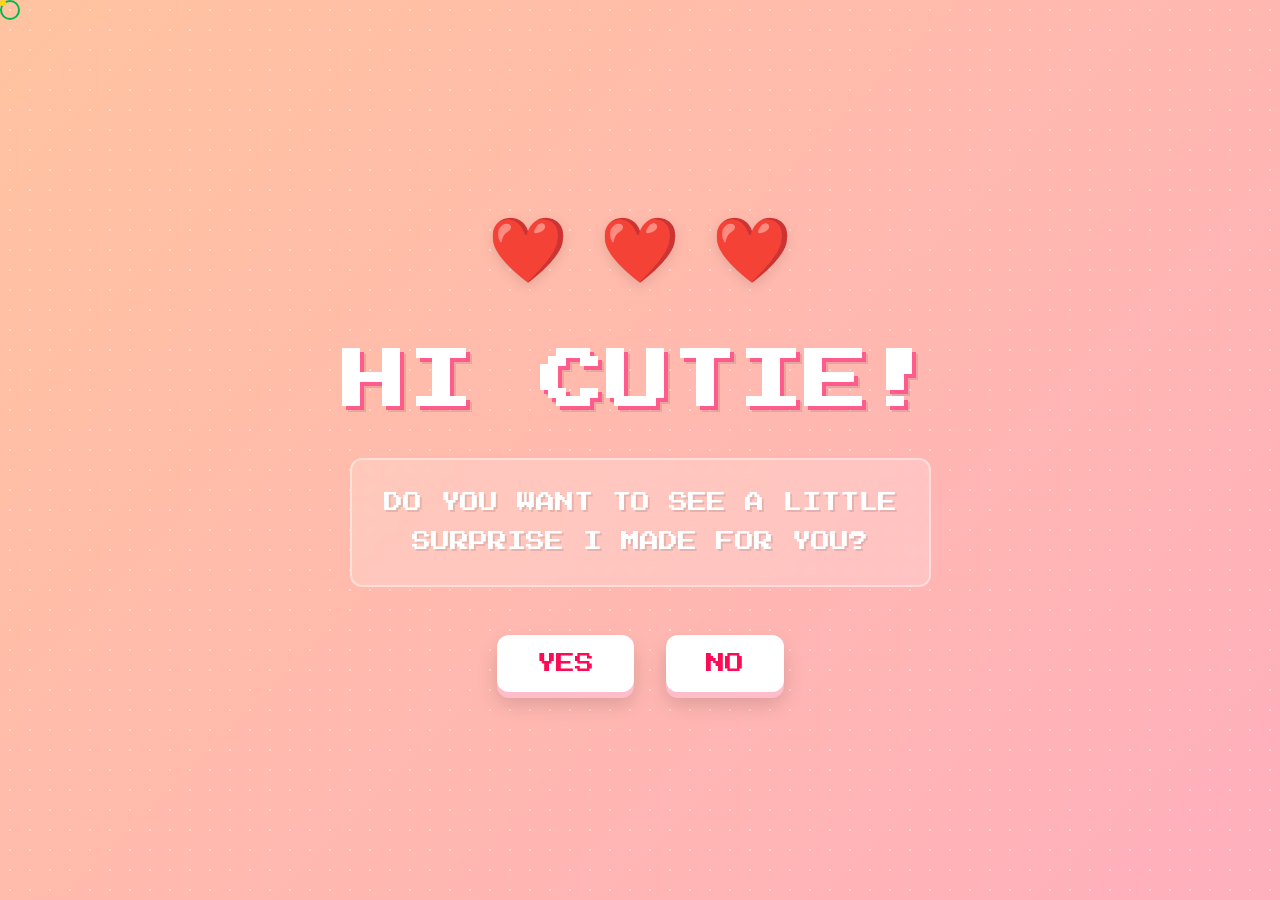
<file: index.html>
<!DOCTYPE html>
<html lang="en">
<head>
    <meta charset="UTF-8">
    <meta name="viewport" content="width=device-width, initial-scale=1.0">
    <title>Our Magical 2nd Month</title>
    <link rel="stylesheet" href="style.css">
    <link rel="icon" href="data:image/svg+xml,<svg xmlns=%22http://www.w3.org/2000/svg%22 viewBox=%220 0 100 100%22><text y=%22.9em%22 font-size=%2290%22>✨</text></svg>">
</head>
<body>

    <!-- Custom Cursor -->
    <div class="cursor"></div>
    <div class="cursor-dot"></div>

    <!-- Entrance Overlay -->
    <div id="entrance-overlay">
        <div class="pixel-intro">
            <div class="hearts">
                <div class="heart">❤️</div>
                <div class="heart">❤️</div>
                <div class="heart">❤️</div>
            </div>
            <h1>HI CUTIE!</h1>
            <div class="msg">DO YOU WANT TO SEE A LITTLE<br> SURPRISE I MADE FOR YOU?</div>
            <div class="actions">
                <button class="pixel-btn" id="yes-btn">Yes</button>
                <button class="pixel-btn" id="no-btn">No</button>
            </div>
        </div>
    </div>

    <!-- Background Layers -->
    <div class="stars"></div>
    <div class="floating-elements"></div>

    <script src="script.js"></script>
</body>
</html>
</file>
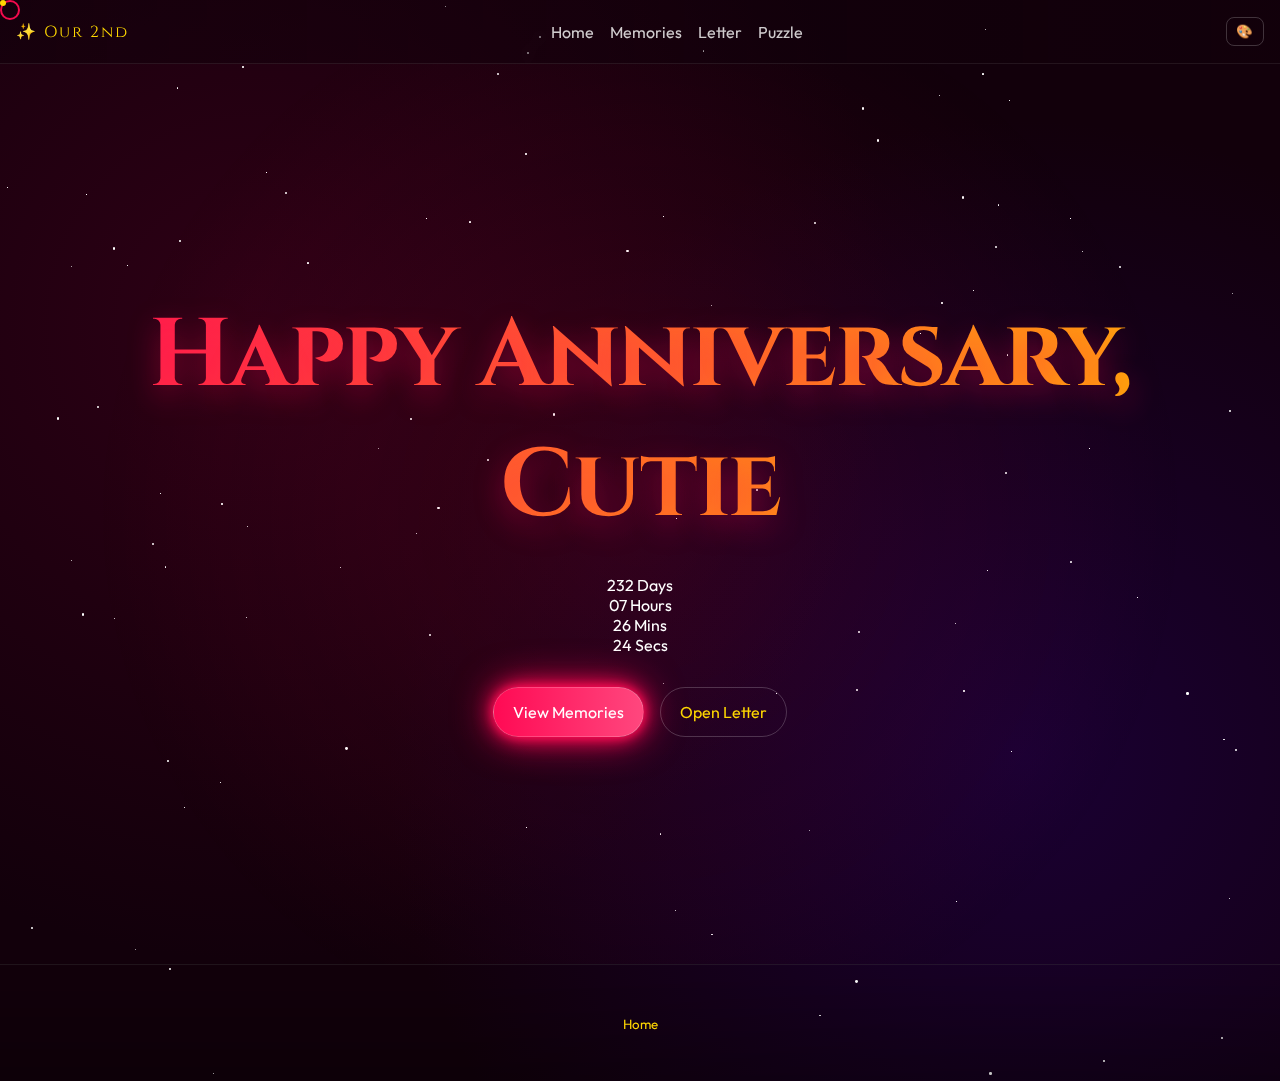
<file: home.html>
<!DOCTYPE html>
<html lang="en">
<head>
  <meta charset="UTF-8" />
  <meta name="viewport" content="width=device-width, initial-scale=1.0" />
  <title>Home • Our Magical 2nd Month</title>
  <link rel="stylesheet" href="style.css" />
  <link rel="icon" href="data:image/svg+xml,<svg xmlns=%22http://www.w3.org/2000/svg%22 viewBox=%220 0 100 100%22><text y=%22.9em%22 font-size=%2290%22>✨</text></svg>">
</head>
<body>
  <!-- Custom Cursor -->
  <div class="cursor"></div>
  <div class="cursor-dot"></div>

  <!-- Background Layers -->
  <div class="stars"></div>
  <div class="floating-elements"></div>

  <div class="container">
    <!-- Hero Section Only -->
    <section class="hero" id="hero">
      <div class="hero-text">
        <h1>Happy Anniversary, Cutie</h1>
        <p id="typed-text"></p>
        
        <!-- Real-Time Relationship Timer -->
        <div id="love-timer" class="love-timer">
          <div class="time-unit">
             <span id="days">00</span>
             <label>Days</label>
          </div>
          <div class="time-unit">
             <span id="hours">00</span>
             <label>Hours</label>
          </div>
          <div class="time-unit">
             <span id="minutes">00</span>
             <label>Mins</label>
          </div>
          <div class="time-unit">
             <span id="seconds">00</span>
             <label>Secs</label>
          </div>
        </div>
      </div>
    </section>
    <!-- QR Code Section -->
    <div style="position: absolute; bottom: 20px; left: 0; width: 100%; text-align: center; z-index: 100; animation: fadeIn 3s 2s forwards; opacity: 0;">
      <p style="color: rgba(255,255,255,0.6); font-size: 0.8rem; margin-bottom: 0.5rem; letter-spacing: 1px;">SCAN ME</p>
      <img src="assets/qrcode.png" alt="QR Code" style="width: 100px; border-radius: 8px; border: 2px solid rgba(255,255,255,0.3); backdrop-filter: blur(4px);">
    </div>
  </div>

  <script src="script.js"></script>
</body>
</html>
</file>
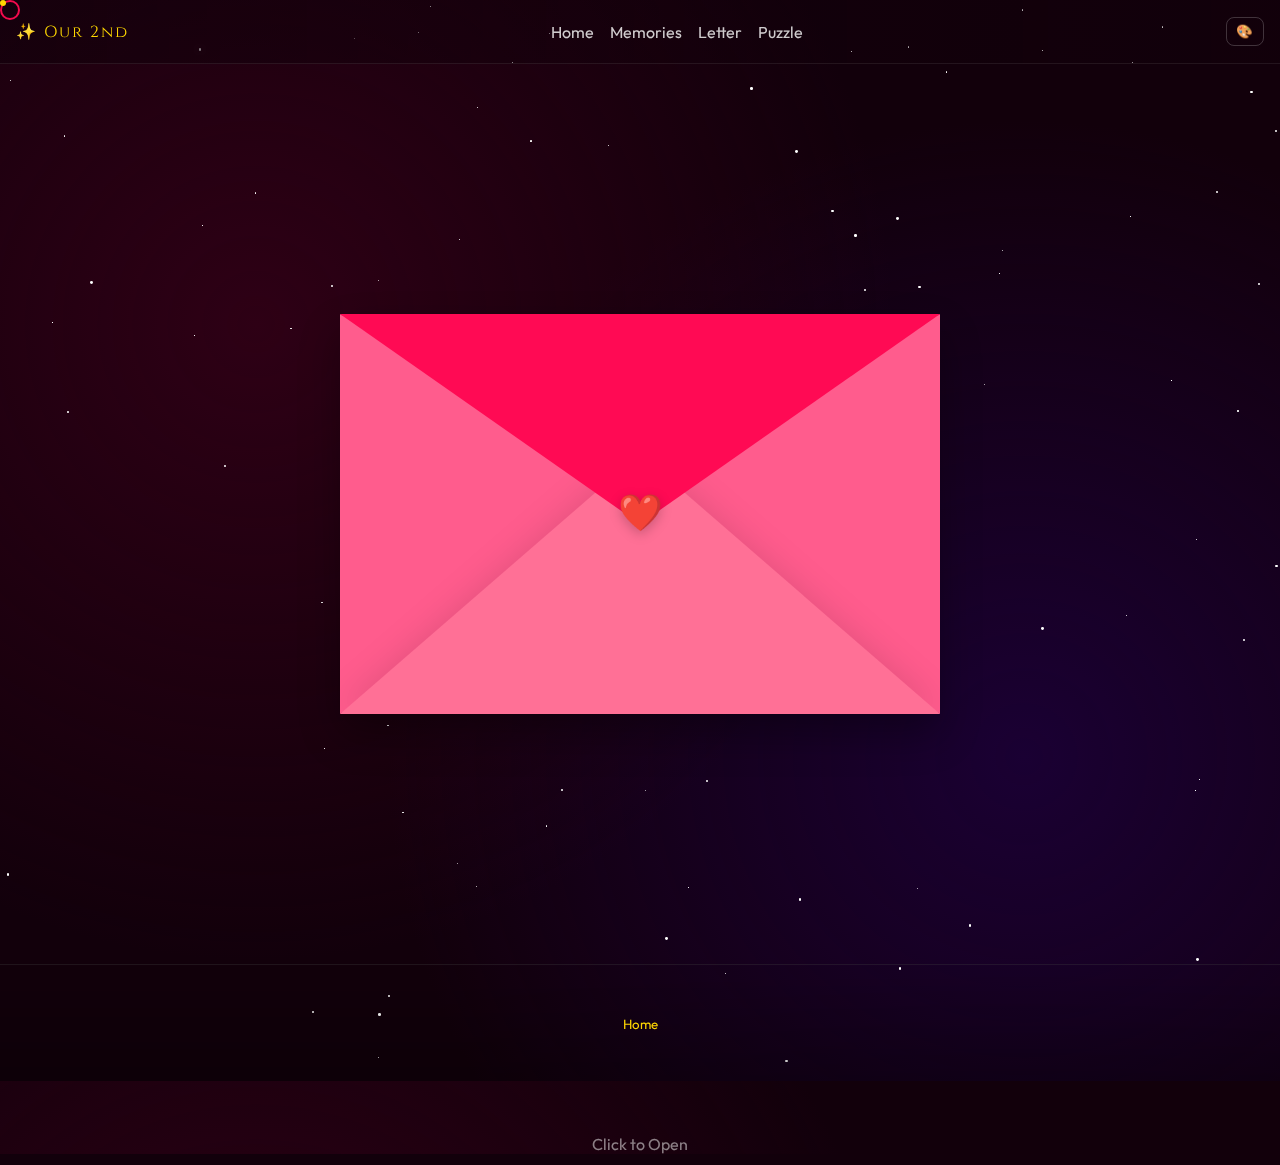
<file: letter.html>
<!DOCTYPE html>
<html lang="en">
<head>
  <meta charset="UTF-8" />
  <meta name="viewport" content="width=device-width, initial-scale=1.0" />
  <title>Letter • Our Magical 2nd Month</title>
  <link rel="stylesheet" href="style.css" />
  <link rel="icon" href="data:image/svg+xml,<svg xmlns=%22http://www.w3.org/2000/svg%22 viewBox=%220 0 100 100%22><text y=%22.9em%22 font-size=%2290%22>✨</text></svg>">
</head>
<body>
  <div class="cursor"></div>
  <div class="cursor-dot"></div>

  <div class="stars"></div>
  <div class="floating-elements"></div>

  <div class="container">
    <section class="letter-section" id="letter">
      <div class="envelope-wrapper">
        <div class="envelope">
          <div class="flap"></div>
          <div class="side left"></div>
          <div class="side right"></div>
          <div class="pocket"></div>
          <div class="letter">
            <h2>My Dearest,</h2>
            <br>
            <p>
              They say time flies when you’re having fun,<br>
              but with you, time disappears because my heart feels at home.<br>
              Every moment with you feels lighter, warmer—<br>
              and every notification from you is a small reminder<br>
              that I am loved in the simplest, happiest way.<br><br>

              You have this quiet magic—<br>
              the way you turn ordinary days into something I look forward to,<br>
              the way just being you makes my world feel better.<br>
              You are, without question, the most beautiful part of my days.<br><br>

              And this is only the beginning.<br>
              I can’t wait for month three, four, and every month after—<br>
              for all the laughter, the memories,<br>
              and the countless moments still waiting for us.<br><br>
              
              Love,<br>
              Adwaith
            </p>
          </div>
        </div>
        <p style="text-align: center; margin-top: 420px; font-family: 'Outfit'; color: rgba(255,255,255,0.5);">Click to Open</p>
      </div>
    </section>
  </div>

  <script src="script.js"></script>
</body>
</html>
</file>
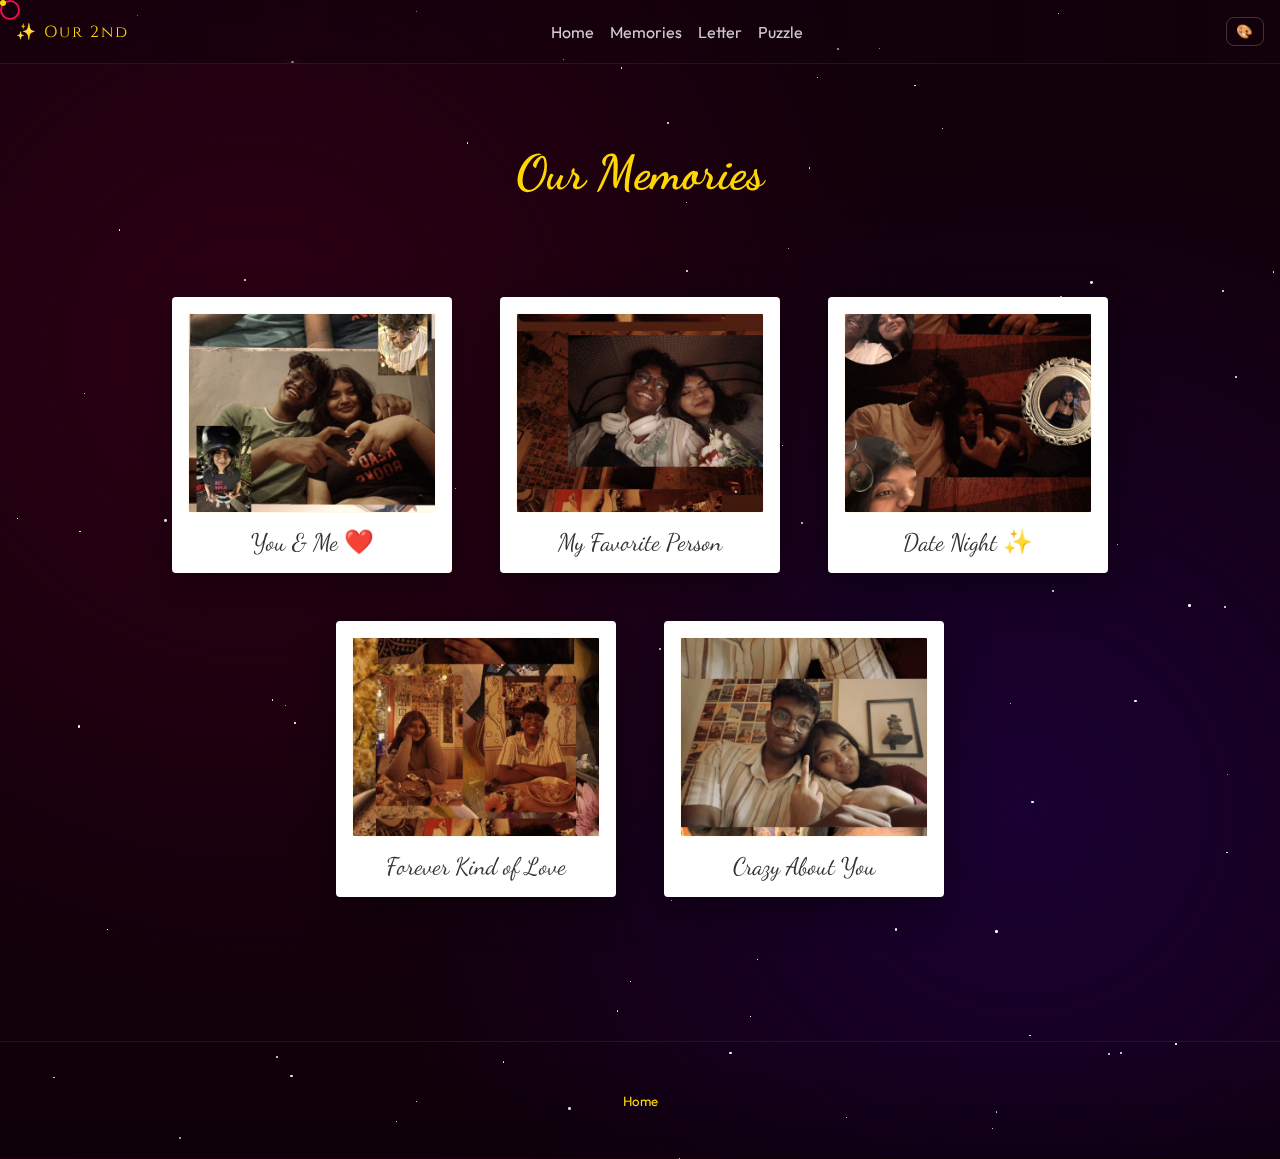
<file: memories.html>
<!DOCTYPE html>
<html lang="en">
<head>
  <meta charset="UTF-8" />
  <meta name="viewport" content="width=device-width, initial-scale=1.0" />
  <title>Memories • Our Magical 2nd Month</title>
  <link rel="stylesheet" href="style.css" />
  <link rel="icon" href="data:image/svg+xml,<svg xmlns=%22http://www.w3.org/2000/svg%22 viewBox=%220 0 100 100%22><text y=%22.9em%22 font-size=%2290%22>✨</text></svg>">
</head>
<body>
  <div class="cursor"></div>
  <div class="cursor-dot"></div>

  <div class="stars"></div>
  <div class="floating-elements"></div>

  <div class="container">
    <section class="gallery-section" id="gallery">
      <h2 style="font-family: 'Dancing Script'; font-size: 3rem; margin-bottom: 2rem; color: var(--gold);">Our Memories</h2>
      <div class="polaroid-container">
        <div class="polaroid">
          <img src="assets/memory1.jpg" alt="Our sweet memory" loading="lazy">
          <p>You & Me ❤️</p>
        </div>
        <div class="polaroid">
          <img src="assets/memory2.jpg" alt="Us being silly" loading="lazy">
          <p>My Favorite Person</p>
        </div>
        <div class="polaroid">
          <img src="assets/memory3.jpg" alt="Love this moment" loading="lazy">
          <p>Date Night ✨</p>
        </div>
        <div class="polaroid">
          <img src="assets/memory4.jpg" alt="Making memories" loading="lazy">
          <p>Forever Kind of Love</p>
        </div>
        <div class="polaroid">
          <img src="assets/memory5.jpg" alt="Just us" loading="lazy">
          <p>Crazy About You</p>
        </div>
      </div>
    </section>
  </div>

  <script src="script.js"></script>
</body>
</html>
</file>
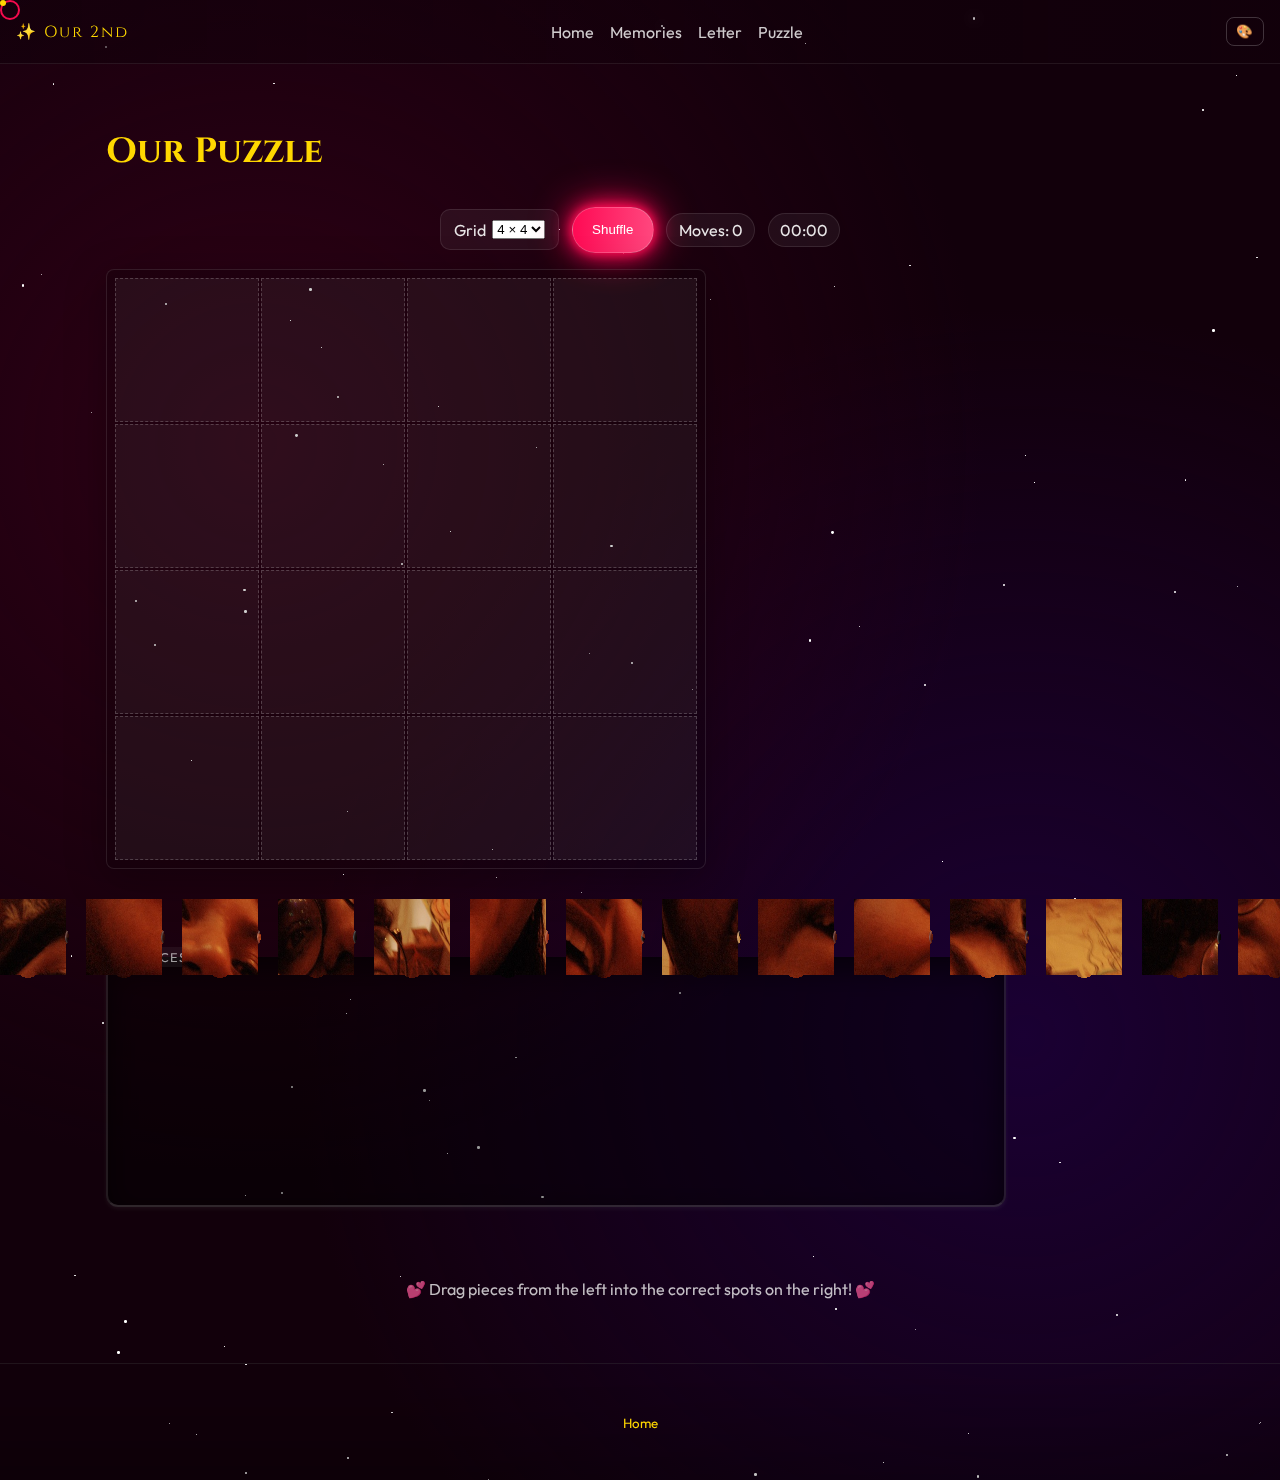
<file: puzzle.html>
<!DOCTYPE html>
<html lang="en">
<head>
  <meta charset="UTF-8" />
  <meta name="viewport" content="width=device-width, initial-scale=1.0" />
  <title>Puzzle • Our Magical 2nd Month</title>
  <link rel="stylesheet" href="style.css" />
  <link rel="icon" href="data:image/svg+xml,<svg xmlns=%22http://www.w3.org/2000/svg%22 viewBox=%220 0 100 100%22><text y=%22.9em%22 font-size=%2290%22>🧩</text></svg>">
</head>
<body>
  <div class="cursor"></div>
  <div class="cursor-dot"></div>

  <div class="stars"></div>
  <div class="floating-elements"></div>

  <div class="container">
    <section class="puzzle-section" aria-label="Jigsaw puzzle">
      <h2 class="section-title">Our Puzzle</h2>
      <div class="puzzle-controls">
        <label>Grid
            <select id="grid-select">
              <option value="3x3">3 × 3</option>
              <option value="4x3">4 × 3</option>
              <option value="4x4" selected>4 × 4</option>
            </select>
        </label>
        <button id="shuffle-btn" class="btn primary">Shuffle</button>
        <span id="moves" class="pill">Moves: 0</span>
        <span id="timer" class="pill">00:00</span>
      </div>

      <div class="puzzle-layout">
        <div id="puzzle-board" class="puzzle-board target-board">
          <!-- Slots will be generated here -->
        </div>
        <div id="piece-pool" class="piece-pool">
          <!-- Pieces will be scattered here -->
        </div>
      </div>
      <p class="puzzle-hint">💕 Drag pieces from the left into the correct spots on the right! 💕</p>
    </section>
  </div>

  <div id="puzzle-win" class="puzzle-win" hidden>
    <div class="win-card">
      <h3>Perfect Match! 🧩✨</h3>
      <p>Just like us ❤️</p>
      <button id="play-again" class="btn ghost">Play again</button>
    </div>
  </div>

  <script>
    (() => {
      const board = document.getElementById('puzzle-board');
      const pool = document.getElementById('piece-pool');
      const gridSelect = document.getElementById('grid-select');
      const shuffleBtn = document.getElementById('shuffle-btn');
      const movesEl = document.getElementById('moves');
      const timerEl = document.getElementById('timer');
      const winEl = document.getElementById('puzzle-win');
      const playAgain = document.getElementById('play-again');

      const DEFAULT_IMG = 'assets/couple-photo.jpg';

      let rows = 4, cols = 4;
      let imgUrl = null;
      let moves = 0; let startTime = null; let timerInt = null; let started = false;
      let selectedPiece = null; // For click-to-move

      function setGridFromSelect() {
        const [c, r] = gridSelect.value.split('x');
        cols = parseInt(c, 10);
        rows = parseInt(r, 10);
      }

      function startTimer() {
        clearInterval(timerInt);
        startTime = Date.now();
        timerInt = setInterval(() => {
          const s = Math.floor((Date.now() - startTime)/1000);
          const m2 = String(Math.floor(s/60)).padStart(2,'0');
          const s2 = String(s%60).padStart(2,'0');
          timerEl.textContent = `${m2}:${s2}`;
        }, 500);
      }

      function stopTimer() { clearInterval(timerInt); }
      function resetStats() { moves = 0; movesEl.textContent = `Moves: ${moves}`; timerEl.textContent = '00:00'; }

      function buildPuzzle(imageUrl) {
        imgUrl = imageUrl;
        setGridFromSelect();
        resetStats();
        
        board.innerHTML = '';
        pool.innerHTML = '';
        
        board.style.setProperty('--rows', rows);
        board.style.setProperty('--cols', cols);
        winEl.hidden = true;
        started = false;
        selectedPiece = null;

        const total = rows * cols;
        
        // Create slots
        for (let i = 0; i < total; i++) {
            const slot = document.createElement('div');
            slot.className = 'slot';
            slot.dataset.index = i;
            board.appendChild(slot);
        }

        // Create pieces
        const pieces = [];
        for (let i = 0; i < total; i++) {
          const piece = document.createElement('div');
          piece.className = 'tile';
          piece.draggable = true;
          piece.id = 'piece-' + i;
          piece.dataset.correct = i;
          
          const cx = i % cols;
          const cy = Math.floor(i / cols);

          // Add edge classes for puzzle shapes
          if (cy === 0) piece.classList.add('top-edge');
          if (cy === rows - 1) piece.classList.add('bottom-edge');
          if (cx === 0) piece.classList.add('left-edge');
          if (cx === cols - 1) piece.classList.add('right-edge');
          
          piece.style.backgroundImage = `url('${imageUrl}')`;
          piece.style.backgroundSize = `${cols*100}% ${rows*100}%`;
          piece.style.backgroundPosition = `${(cx/(cols-1))*100}% ${(cy/(rows-1))*100}%`;
          
          pieces.push(piece);
        }

        // Fisher-Yates Shuffle for perfect randomness
        for (let i = pieces.length - 1; i > 0; i--) {
            const j = Math.floor(Math.random() * (i + 1));
            [pieces[i], pieces[j]] = [pieces[j], pieces[i]];
        }
        pieces.forEach(p => pool.appendChild(p));

        setupInteraction();
        startTimer();
      }

      function setupInteraction() {
        const draggables = document.querySelectorAll('.tile');
        const slots = document.querySelectorAll('.slot');
        const poolContainer = document.getElementById('piece-pool');

        // Drag & Drop
        draggables.forEach(drag => {
          drag.addEventListener('dragstart', (e) => {
            e.dataTransfer.setData('text/plain', e.target.id);
            // Add a class for visual feedback
            requestAnimationFrame(() => e.target.classList.add('dragging'));
            if(!started) { started = true; startTimer(); }
            // Do NOT auto-select on drag (prevents ghost clicks)
          });
          
          drag.addEventListener('dragend', (e) => {
            e.target.classList.remove('dragging');
          });

          // Click handling
          drag.addEventListener('click', (e) => {
            e.stopPropagation();
            if (selectedPiece === e.target) {
                deselectPiece();
            } else {
                selectPiece(e.target);
            }
          });
        });

        const dropZones = [...slots, poolContainer];
        dropZones.forEach(zone => {
            // Drag Drop
            zone.addEventListener('dragover', e => {
                e.preventDefault(); // Necessary for drop
                e.dataTransfer.dropEffect = 'move';
            });
            zone.addEventListener('drop', (e) => {
                e.preventDefault();
                const id = e.dataTransfer.getData('text/plain');
                const piece = document.getElementById(id);
                if (piece) movePiece(piece, zone);
            });

            // Click Drop
            zone.addEventListener('click', (e) => {
                if (selectedPiece) {
                    // Check if clicked ON a piece inside the zone?
                    // But we handled piece click above with stopPropagation.
                    // So this is clicking an empty zone or slot.
                    movePiece(selectedPiece, zone);
                }
            });
        });
      }

      function selectPiece(piece) {
        if (selectedPiece) selectedPiece.classList.remove('selected');
        selectedPiece = piece;
        selectedPiece.classList.add('selected');
      }

      function deselectPiece() {
        if (selectedPiece) selectedPiece.classList.remove('selected');
        selectedPiece = null;
      }

      function movePiece(piece, targetZone) {
          // If target is pool
          if (targetZone.id === 'piece-pool') {
              targetZone.appendChild(piece);
          } else {
              // Target is slot? Or piece inside slot?
              let slot = targetZone;
              if (!slot.classList.contains('slot')) {
                  slot = slot.closest('.slot');
              }
              
              if (slot) {
                  // If slot has piece, swap to pool
                  if (slot.children.length > 0 && slot.children[0] !== piece) {
                      const existing = slot.children[0];
                      pool.appendChild(existing);
                  }
                  slot.appendChild(piece);
              } else {
                  // Fallback: if dropped on board but not slot? (Shouldn't happen with listeners on slots)
                  // If "zone" was pool, handled. If zone was slot, handled.
              }
          }
          
          moves++; movesEl.textContent = `Moves: ${moves}`;
          deselectPiece();
          checkSolved();
      }

      function checkSolved() {
          const slots = document.querySelectorAll('.slot');
          let correctCount = 0;
          let filledCount = 0;
          const total = rows * cols;
          
          slots.forEach(slot => {
              if (slot.children.length > 0) {
                  filledCount++;
                  const piece = slot.children[0];
                  if (piece.dataset.correct === slot.dataset.index) {
                      correctCount++;
                  }
              }
          });

          if (filledCount === total && correctCount === total) {
              stopTimer();
              setTimeout(() => { winEl.hidden = false; }, 300);
          }
      }

      // Events
      gridSelect.addEventListener('change', () => { if (imgUrl) buildPuzzle(imgUrl); });
      shuffleBtn.addEventListener('click', () => { if (imgUrl) buildPuzzle(imgUrl); });
      playAgain.addEventListener('click', () => { winEl.hidden = true; if (imgUrl) buildPuzzle(imgUrl); });

      // Init
      const testImg = new Image();
      testImg.onload = () => buildPuzzle(DEFAULT_IMG);
      testImg.onerror = () => { board.innerHTML = '<p class="puzzle-hint">Image not found.</p>'; };
      testImg.src = DEFAULT_IMG;
    })();
  </script>

  <script src="script.js"></script>
</body>
</html>
</file>
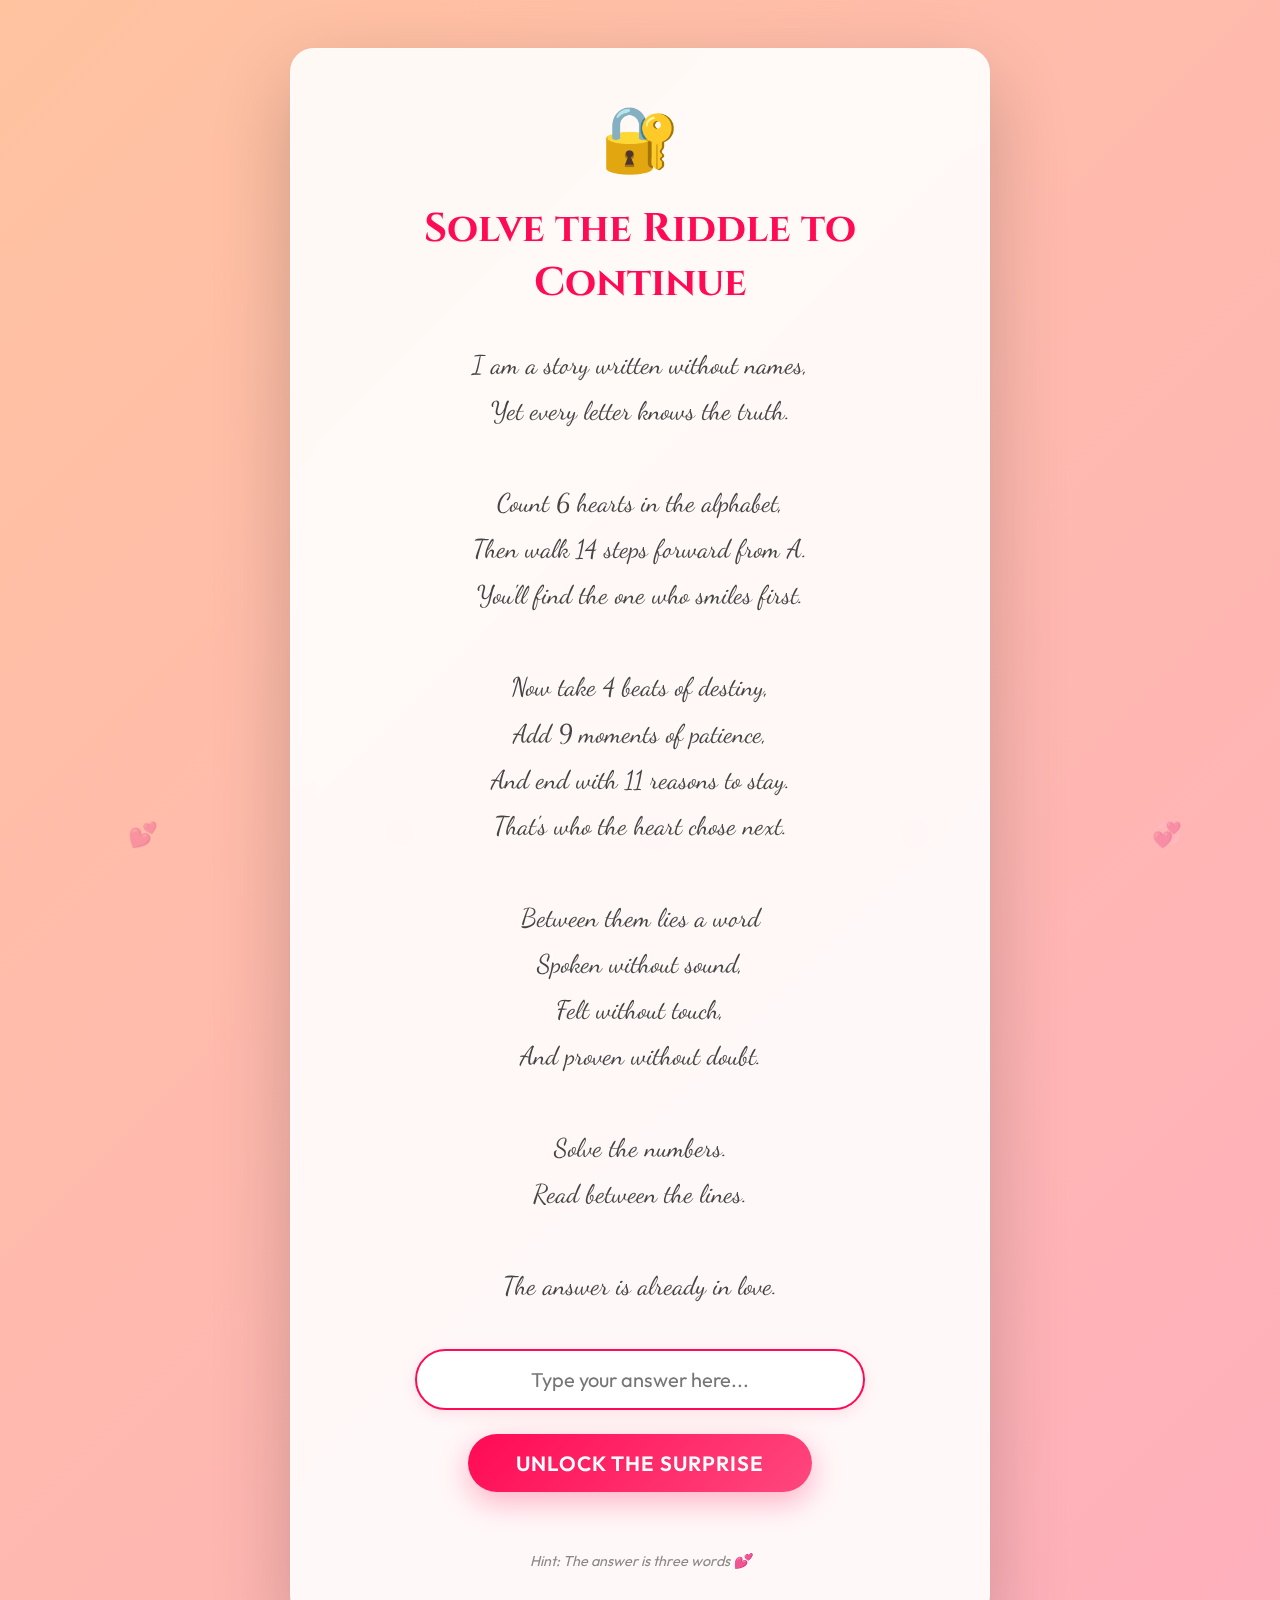
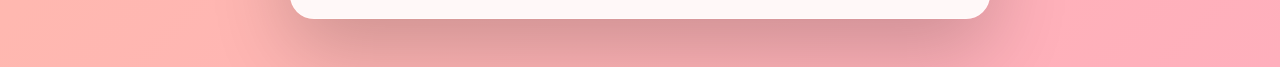
<file: riddle.html>
<!DOCTYPE html>
<html lang="en">
<head>
    <meta charset="UTF-8">
    <meta name="viewport" content="width=device-width, initial-scale=1.0">
    <title>A Secret Message</title>
    <link rel="stylesheet" href="style.css">
    <link rel="icon" href="data:image/svg+xml,<svg xmlns=%22http://www.w3.org/2000/svg%22 viewBox=%220 0 100 100%22><text y=%22.9em%22 font-size=%2290%22>💝</text></svg>">
    <style>
        .riddle-page {
            min-height: 100vh;
            display: flex;
            flex-direction: column;
            justify-content: center;
            align-items: center;
            padding: 48px 24px;
            background: linear-gradient(135deg, #ffc3a0 0%, #ffafbd 100%);
            position: relative;
            overflow: hidden;
        }

        .riddle-container {
            max-width: 700px;
            background: rgba(255, 255, 255, 0.9);
            backdrop-filter: blur(10px);
            border-radius: 24px;
            padding: 48px;
            box-shadow: 0 30px 80px rgba(0, 0, 0, 0.2);
            text-align: center;
            position: relative;
            z-index: 10;
            border: 1px solid rgba(255, 255, 255, 0.4);
            animation: fadeInUp 1s ease;
        }

        @keyframes fadeInUp {
            from {
                opacity: 0;
                transform: translateY(30px);
            }
            to {
                opacity: 1;
                transform: translateY(0);
            }
        }

        .riddle-icon {
            font-size: 64px;
            margin-bottom: 24px;
            animation: pulse 2s infinite;
        }

        @keyframes pulse {
            0%, 100% { transform: scale(1); }
            50% { transform: scale(1.1); }
        }

        .riddle-title {
            font-family: 'Cinzel', serif;
            font-size: 2.5rem;
            color: #ff0a54;
            margin-bottom: 32px;
            text-shadow: 1px 1px 2px rgba(0, 0, 0, 0.05);
        }

        .riddle-text {
            font-family: 'Dancing Script', cursive;
            font-size: 1.6rem;
            line-height: 1.8;
            color: #444;
            margin-bottom: 40px;
            white-space: pre-line;
        }

        .answer-section {
            margin-top: 32px;
        }

        .answer-input {
            width: 100%;
            max-width: 450px;
            padding: 16px 24px;
            font-size: 1.25rem;
            font-family: 'Outfit', sans-serif;
            border: 2px solid #ff0a54;
            border-radius: 50px;
            text-align: center;
            outline: none;
            transition: all 0.3s;
            background: white;
            color: #333;
            box-shadow: 0 4px 15px rgba(255, 10, 84, 0.1);
        }

        .answer-input:focus {
            border-color: #ff477e;
            box-shadow: 0 0 25px rgba(255, 10, 84, 0.2);
            transform: scale(1.02);
        }

        .submit-btn {
            margin-top: 24px;
            padding: 16px 48px;
            font-size: 1.3rem;
            font-family: 'Outfit', sans-serif;
            background: linear-gradient(135deg, #ff0a54 0%, #ff477e 100%);
            color: white;
            border: none;
            border-radius: 50px;
            cursor: pointer;
            transition: all 0.3s;
            box-shadow: 0 10px 30px rgba(255, 10, 84, 0.3);
            font-weight: 600;
            text-transform: uppercase;
            letter-spacing: 1px;
        }

        .submit-btn:hover {
            transform: translateY(-2px);
            box-shadow: 0 15px 40px rgba(255, 10, 84, 0.4);
        }

        .submit-btn:active {
            transform: translateY(0);
        }

        .error-message {
            color: #e74c3c;
            font-family: 'Outfit', sans-serif;
            margin-top: 20px;
            font-size: 1rem;
            opacity: 0;
            transition: opacity 0.3s;
        }

        .error-message.show {
            opacity: 1;
        }

        .hint {
            font-family: 'Outfit', sans-serif;
            font-size: 0.9rem;
            color: #888;
            margin-top: 20px;
            font-style: italic;
        }

        .floating-heart {
            position: absolute;
            font-size: 24px;
            opacity: 0.4;
            animation: floatHeart 15s infinite;
            pointer-events: none;
        }

        @keyframes floatHeart {
            0% {
                transform: translateY(100vh) rotate(0deg);
                opacity: 0;
            }
            10% {
                opacity: 0.3;
            }
            90% {
                opacity: 0.3;
            }
            100% {
                transform: translateY(-100px) rotate(360deg);
                opacity: 0;
            }
        }
    </style>
</head>
<body>
    <div class="riddle-page">
        <!-- Floating hearts -->
        <div class="floating-heart" style="left: 10%; animation-delay: 0s;">💕</div>
        <div class="floating-heart" style="left: 30%; animation-delay: 3s;">💖</div>
        <div class="floating-heart" style="left: 50%; animation-delay: 6s;">💗</div>
        <div class="floating-heart" style="left: 70%; animation-delay: 9s;">💝</div>
        <div class="floating-heart" style="left: 90%; animation-delay: 12s;">💞</div>

        <div class="riddle-container">
            <div class="riddle-icon">🔐</div>
            <h1 class="riddle-title">Solve the Riddle to Continue</h1>
            
            <div class="riddle-text">I am a story written without names,
Yet every letter knows the truth.

Count 6 hearts in the alphabet,
Then walk 14 steps forward from A.
You'll find the one who smiles first.

Now take 4 beats of destiny,
Add 9 moments of patience,
And end with 11 reasons to stay.
That's who the heart chose next.

Between them lies a word
Spoken without sound,
Felt without touch,
And proven without doubt.

Solve the numbers.
Read between the lines.

The answer is already in love.</div>

            <div class="answer-section">
                <input 
                    type="text" 
                    class="answer-input" 
                    id="riddle-answer" 
                    placeholder="Type your answer here..."
                    autocomplete="off"
                >
                <br>
                <button class="submit-btn" id="submit-answer">Unlock the Surprise</button>
                <p class="error-message" id="error-msg">Not quite... Think about the numbers and the alphabet 💭</p>
                <p class="hint">Hint: The answer is three words 💕</p>
            </div>
        </div>
    </div>

    <script>
        const answerInput = document.getElementById('riddle-answer');
        const submitBtn = document.getElementById('submit-answer');
        const errorMsg = document.getElementById('error-msg');

        // Correct answer (case insensitive, flexible spacing)
        const correctAnswer = 'adwaith loves diksha';

        function checkAnswer() {
            const userAnswer = answerInput.value.toLowerCase().trim().replace(/\s+/g, ' ');
            
            if (userAnswer === correctAnswer) {
                // Correct! Show success animation and redirect
                answerInput.style.borderColor = '#27ae60';
                answerInput.style.background = '#d4edda';
                errorMsg.classList.remove('show');
                
                // Create success message
                const success = document.createElement('div');
                success.style.cssText = 'color: #27ae60; font-size: 1.2rem; margin-top: 16px; font-weight: 600;';
                success.textContent = '✨ Correct! Opening your surprise... ✨';
                submitBtn.after(success);
                
                // Redirect after a short delay
                setTimeout(() => {
                    window.location.href = 'home.html';
                }, 2000);
            } else {
                // Wrong answer
                answerInput.style.borderColor = '#e74c3c';
                answerInput.style.background = '#f8d7da';
                errorMsg.classList.add('show');
                
                // Shake animation
                answerInput.style.animation = 'none';
                setTimeout(() => {
                    answerInput.style.animation = 'shake 0.5s';
                }, 10);
            }
        }

        // Submit on button click
        submitBtn.addEventListener('click', checkAnswer);

        // Submit on Enter key
        answerInput.addEventListener('keypress', (e) => {
            if (e.key === 'Enter') {
                checkAnswer();
            }
        });

        // Reset error styling when user types
        answerInput.addEventListener('input', () => {
            answerInput.style.borderColor = '#667eea';
            answerInput.style.background = 'white';
            errorMsg.classList.remove('show');
        });

        // Add shake animation
        const style = document.createElement('style');
        style.textContent = `
            @keyframes shake {
                0%, 100% { transform: translateX(0); }
                25% { transform: translateX(-10px); }
                75% { transform: translateX(10px); }
            }
        `;
        document.head.appendChild(style);
    </script>
</body>
</html>
</file>
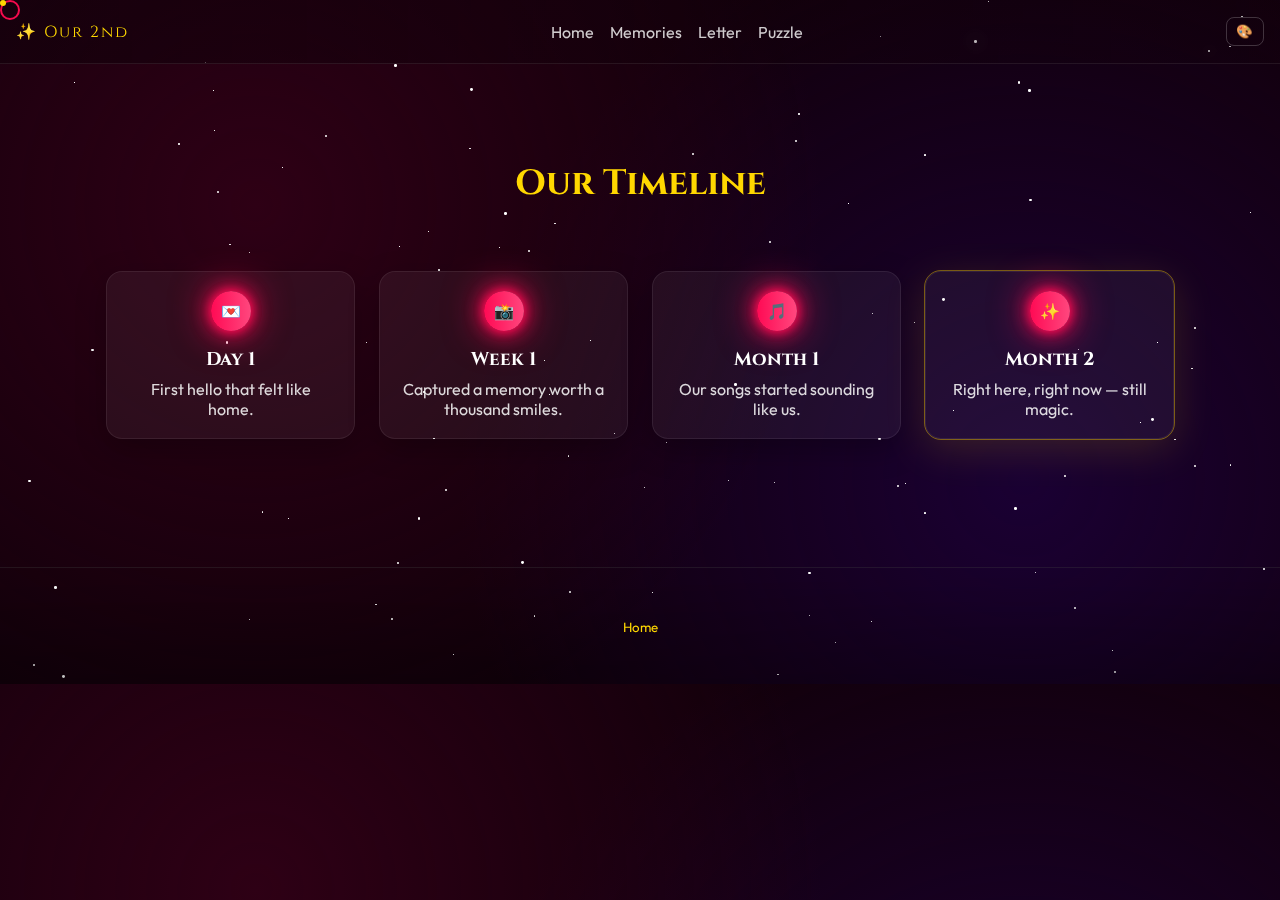
<file: timeline.html>
<!DOCTYPE html>
<html lang="en">
<head>
  <meta charset="UTF-8" />
  <meta name="viewport" content="width=device-width, initial-scale=1.0" />
  <title>Timeline • Our Magical 2nd Month</title>
  <link rel="stylesheet" href="style.css" />
  <link rel="icon" href="data:image/svg+xml,<svg xmlns=%22http://www.w3.org/2000/svg%22 viewBox=%220 0 100 100%22><text y=%22.9em%22 font-size=%2290%22>✨</text></svg>">
</head>
<body>
  <div class="cursor"></div>
  <div class="cursor-dot"></div>

  <div class="stars"></div>
  <div class="floating-elements"></div>

  <div class="container">
    <section class="timeline" id="timeline" aria-label="Relationship timeline">
      <h2 class="section-title">Our Timeline</h2>
      <div class="timeline-track">
        <div class="milestone reveal"><span class="dot">💌</span><h3>Day 1</h3><p>First hello that felt like home.</p></div>
        <div class="milestone reveal"><span class="dot">📸</span><h3>Week 1</h3><p>Captured a memory worth a thousand smiles.</p></div>
        <div class="milestone reveal"><span class="dot">🎵</span><h3>Month 1</h3><p>Our songs started sounding like us.</p></div>
        <div class="milestone active reveal"><span class="dot">✨</span><h3>Month 2</h3><p>Right here, right now — still magic.</p></div>
      </div>
    </section>
  </div>

  <script src="script.js"></script>
</body>
</html>
</file>
<file: style.css>
@import url("https://fonts.googleapis.com/css2?family=Outfit:wght@300;400;600;700&family=Dancing+Script:wght@600;700&family=Cinzel:wght@400;600&display=swap");
@import url("https://fonts.googleapis.com/css2?family=Press+Start+2P&display=swap");

:root {
  --primary: #ff0a54;
  --secondary: #ff477e;
  --accent: #ff85a1;
  --gold: #ffd700;
  --dark: #12000b;
  --card-bg: rgba(255, 255, 255, 0.05);
  --neon-shadow:
    0 0 10px var(--primary), 0 0 20px var(--primary), 0 0 40px var(--primary);
}

/* Pastel theme (toggleable) */
body.theme-pastel {
  --primary: #6a7fd1;
  --secondary: #a4b3ee;
  --accent: #f3c6e2;
  --gold: #ffd89c;
  --dark: #0f1226;
  --card-bg: rgba(255, 255, 255, 0.08);
}

* {
  margin: 0;
  padding: 0;
  box-sizing: border-box;
  cursor: none; /* Custom cursor */
}

body {
  font-family: "Outfit", sans-serif;
  background-color: var(--dark);
  background-image:
    radial-gradient(circle at 20% 30%, #2e0015 0%, transparent 50%),
    radial-gradient(circle at 80% 70%, #1a0033 0%, transparent 50%);
  color: #fff;
  overflow-x: hidden;
  perspective: 1000px;
}

.container {
  padding-top: 64px;
}

/* Custom Cursor */
.cursor {
  width: 20px;
  height: 20px;
  border: 2px solid var(--primary);
  border-radius: 50%;
  position: fixed;
  pointer-events: none;
  z-index: 20000; /* Increased z-index to be above overlay */
  transition: transform 0.1s;
  mix-blend-mode: difference;
}

.cursor-dot {
  width: 6px;
  height: 6px;
  background: var(--gold);
  border-radius: 50%;
  position: fixed;
  pointer-events: none;
  z-index: 20000; /* Increased z-index */
}

/* Entrance Overlay */
#entrance-overlay {
  position: fixed;
  top: 0;
  left: 0;
  width: 100%;
  height: 100%;
  background: #000;
  z-index: 10000;
  display: flex;
  justify-content: center;
  align-items: center;
  flex-direction: column;
  transition: transform 1s cubic-bezier(0.7, 0, 0.3, 1);
  cursor: auto; /* Restore default cursor on overlay just in case */
}

/* Pixel Intro Screen */
/* Pixel Intro Screen - Enhanced */
.pixel-intro {
    position: absolute;
    top: 0;
    left: 0;
    width: 100vw;
    height: 100vh;
    /* Beautiful Romantic Gradient */
    background: linear-gradient(135deg, #ffc3a0 0%, #ffafbd 100%);
    border: none;
    display: flex;
    flex-direction: column;
    justify-content: center;
    align-items: center;
    padding: 2rem;
    overflow-y: auto;
    z-index: 10001;
    /* subtle pattern overlay */
    background-image: 
        radial-gradient(rgba(255,255,255,0.4) 1px, transparent 1px),
        linear-gradient(135deg, #ffc3a0 0%, #ffafbd 100%);
    background-size: 20px 20px, 100% 100%;
}

.pixel-intro .hearts { 
    display: flex; 
    gap: 2rem; 
    justify-content: center; 
    margin-bottom: 2rem;
    font-size: 4rem;
    filter: drop-shadow(0 4px 6px rgba(0,0,0,0.1));
}

.pixel-intro .heart { 
    animation: bounce 2s infinite ease-in-out;
}
.pixel-intro .heart:nth-child(2) { animation-delay: 0.2s; }
.pixel-intro .heart:nth-child(3) { animation-delay: 0.4s; }

.pixel-intro h1 { 
    font-family: 'Press Start 2P', cursive; 
    color: #fff;
    text-shadow: 4px 4px 0px #ff5c8d, 6px 6px 0px rgba(0,0,0,0.1);
    font-size: clamp(2rem, 5vw, 4rem); 
    text-align: center; 
    margin: 1rem 0 2rem; 
    letter-spacing: 2px; 
    line-height: 1.4;
}

.pixel-intro .msg { 
    font-family: 'Press Start 2P', cursive; 
    color: #fff; 
    text-shadow: 2px 2px 0px rgba(0,0,0,0.1);
    font-size: clamp(0.9rem, 2.5vw, 1.2rem); 
    text-align: center; 
    line-height: 2; 
    text-transform: uppercase; 
    max-width: 800px; 
    margin: 0 auto 3rem; 
    background: rgba(255, 255, 255, 0.2);
    padding: 1.5rem 2rem;
    border-radius: 12px;
    backdrop-filter: blur(4px);
    border: 2px solid rgba(255,255,255,0.4);
}

.pixel-intro .actions {
    display: flex;
    gap: 2rem;
    justify-content: center;
    flex-wrap: wrap;
}

/* Premium Pixel Buttons */
.pixel-btn {
    font-family: 'Press Start 2P', cursive;
    font-size: 1.2rem;
    padding: 1.2rem 2.5rem;
    color: #ff0a54;
    background: #fff;
    border: none;
    border-radius: 12px;
    cursor: pointer;
    box-shadow: 
        0 6px 0 #ffbdc9,
        0 12px 20px rgba(0,0,0,0.15);
    transition: transform 0.1s, box-shadow 0.1s;
    text-transform: uppercase;
}

.pixel-btn:hover {
    transform: translateY(-2px);
    box-shadow: 
        0 8px 0 #ffbdc9,
        0 16px 25px rgba(0,0,0,0.2);
}

.pixel-btn:active {
    transform: translateY(4px);
    box-shadow: 
        0 2px 0 #ffbdc9,
        0 4px 6px rgba(0,0,0,0.1);
}

/* No Button Variation */
.pixel-btn#noBtn {
    background: #fff0f5;
    color: #999;
    box-shadow: 
        0 6px 0 #e6d3d8,
        0 12px 20px rgba(0,0,0,0.1);
}
.pixel-btn#noBtn:hover {
    color: #ff0a54; /* Turn red on hover too */
}

@keyframes bounce {
    0%, 100% { transform: translateY(0); }
    50% { transform: translateY(-15px); }
}

.pixel-intro .sparkle {
  position: absolute;
  width: 6px;
  height: 6px;
  background: #e31b23;
}

@keyframes shake {
  0%,
  100% {
    transform: translateX(0);
  }
  20% {
    transform: translateX(-6px);
  }
  40% {
    transform: translateX(6px);
  }
  60% {
    transform: translateX(-4px);
  }
  80% {
    transform: translateX(4px);
  }
}
.shake {
  animation: shake 0.4s;
}

.enter-btn {
  padding: 1rem 3rem;
  font-size: 2rem;
  font-family: "Cinzel", serif;
  background: transparent;
  border: 2px solid var(--gold);
  color: var(--gold);
  text-transform: uppercase;
  letter-spacing: 5px;
  cursor: pointer; /* Ensure pointer cursor */
  transition: 0.3s;
  position: relative;
  overflow: hidden;
}

.enter-btn::before {
  content: "";
  position: absolute;
  top: 0;
  left: -100%;
  width: 100%;
  height: 100%;
  background: var(--gold);
  transition: 0.5s;
  z-index: -1;
}

.enter-btn:hover::before {
  left: 0;
}

.enter-btn:hover {
  color: #000;
  box-shadow: 0 0 30px var(--gold);
}

/* Animated Background Stars */
.stars {
  position: fixed;
  top: 0;
  left: 0;
  width: 100%;
  height: 100%;
  pointer-events: none;
  z-index: -1;
}

.star {
  position: absolute;
  background: white;
  border-radius: 50%;
  animation: twinkle var(--duration) infinite ease-in-out;
}

@keyframes twinkle {
  0%,
  100% {
    opacity: 0.3;
    transform: scale(1);
  }
  50% {
    opacity: 1;
    transform: scale(1.5);
  }
}

/* Hero Section */
/* Hero Section */
.hero {
  height: 100vh;
  display: flex;
  justify-content: center;
  align-items: center;
  position: relative;
  transform-style: preserve-3d;
  background: radial-gradient(circle at center, rgba(255, 10, 84, 0.1), transparent 70%);
}

.hero-text {
  text-align: center;
  z-index: 10;
  padding: 0 20px;
}

.hero h1 {
  font-size: clamp(3rem, 8vw, 6rem); /* Responsive giant text */
  font-family: "Cinzel", serif;
  background: linear-gradient(135deg, #ff0a54 0%, #ffbd00 50%, #ff0a54 100%);
  background-size: 200% auto;
  background-clip: text;
  -webkit-background-clip: text;
  color: transparent;
  text-shadow: 0 10px 30px rgba(255, 10, 84, 0.4);
  animation: float 6s ease-in-out infinite, gradientFlow 5s linear infinite;
  letter-spacing: -2px;
}

.hero p {
  font-size: clamp(1rem, 3vw, 1.8rem);
  font-family: "Outfit", sans-serif;
  letter-spacing: 4px;
  margin-top: 1.5rem;
  opacity: 0;
  color: rgba(255, 255, 255, 0.9);
  text-transform: uppercase;
  animation: fadeIn 2s 1s forwards;
}

@keyframes gradientFlow {
  0% { background-position: 0% 50%; }
  100% { background-position: 200% 50%; }
}

/* Floating 3D Love Notes */
.floating-elements {
  position: absolute;
  width: 100%;
  height: 100%;
  pointer-events: none;
}

.floating-word {
  position: absolute;
  font-family: "Dancing Script", cursive;
  font-size: 2rem;
  color: rgba(255, 255, 255, 0.15);
  animation: drift 20s linear infinite;
}

/* Polaroid Gallery - Premium Polish */
.gallery-section {
  padding: 5rem 0;
  perspective: 1000px;
  text-align: center;
}

.polaroid-container {
  display: flex;
  justify-content: center;
  flex-wrap: wrap;
  gap: 3rem;
  max-width: 1400px;
  margin: 0 auto;
  padding: 4rem 2rem;
}

.polaroid {
  background: #fff;
  padding: 1rem 1rem 3.5rem 1rem;
  width: 280px;
  box-shadow: 0 10px 40px rgba(0, 0, 0, 0.4);
  transition: 0.5s cubic-bezier(0.175, 0.885, 0.32, 1.275);
  position: relative;
  z-index: 1;
  border-radius: 4px;
  transform: rotate(var(--rotation, 0deg));
}

/* Scatter Effect */
.polaroid:nth-child(odd) { --rotation: -3deg; }
.polaroid:nth-child(even) { --rotation: 3deg; }
.polaroid:nth-child(3n) { --rotation: -1.5deg; }
.polaroid:nth-child(5n) { --rotation: 2deg; }

.polaroid:hover {
  transform: scale(1.1) rotate(0deg) translateY(-10px);
  z-index: 100;
  box-shadow: 0 20px 60px rgba(0, 0, 0, 0.6);
}

.polaroid img {
  width: 100%;
  height: auto;
  aspect-ratio: 1/1;
  object-fit: cover;
  border: 1px solid #eee;
  border-radius: 2px;
}

.polaroid p {
  position: absolute;
  bottom: 1rem;
  width: 100%;
  left: 0;
  text-align: center;
  font-family: "Dancing Script", cursive;
  color: #333;
  font-size: 1.5rem;
}


/* Reveal on scroll */
.reveal {
  opacity: 0;
  transform: translateY(24px) scale(0.98);
  transition:
    opacity 0.6s ease,
    transform 0.6s ease;
}
.reveal.in-view {
  opacity: 1;
  transform: translateY(0) scale(1);
}

.polaroid:hover {
  transform: rotate(0) scale(1.2);
  z-index: 100;
  box-shadow: 0 20px 50px rgba(0, 0, 0, 0.8);
}

.polaroid img {
  width: 100%;
  height: 200px;
  object-fit: cover;
  filter: sepia(20%);
}

.polaroid p {
  color: #333;
  font-family: "Dancing Script", cursive;
  font-size: 1.5rem;
  margin-top: 1rem;
}

/* Envelope Letter */
.letter-section {
  height: 100vh;
  display: flex;
  justify-content: center;
  align-items: center;
  perspective: 1500px;
}

.envelope-wrapper {
  position: relative;
  width: 600px;
  height: 400px;
  cursor: pointer;
  transition: transform 0.3s ease;
}

.envelope-wrapper:hover {
  transform: translateY(-5px);
}

.envelope {
  position: relative;
  width: 100%;
  height: 100%;
  background: #ff477e;
  transform-style: preserve-3d;
  transition: transform 1s;
  box-shadow: 0 20px 40px rgba(0, 0, 0, 0.3);
  border-radius: 6px;
}

/* Envelope Opening Animation Steps */
.envelope.open .flap {
  transform: rotateX(180deg);
  z-index: 0;
  transition: transform 0.6s cubic-bezier(0.4, 0, 0.2, 1); /* Slower, smoother flip */
}

.envelope.open .letter {
  transform: translateY(-350px); /* Rise higher to clear pocket */
  z-index: 5; /* Sit on top of everything */
  height: 580px;
  /* Animate transform with delay, and snap z-index at the end */
  transition: 
    transform 1s 0.6s cubic-bezier(0.34, 1.56, 0.64, 1),
    z-index 0s 1.6s;
}

/* Wax Seal */
.flap::after {
  content: "❤️";
  position: absolute;
  top: -35px;
  left: 50%;
  transform: translateX(-50%);
  font-size: 36px;
  filter: drop-shadow(0 4px 6px rgba(0, 0, 0, 0.2));
  z-index: 10;
  pointer-events: none;
}

.flap {
  position: absolute;
  top: 0;
  border-left: 300px solid transparent;
  border-right: 300px solid transparent;
  border-top: 210px solid #ff0a54; /* Height of the flap */
  transform-origin: top;
  transition: 0.6s;
  z-index: 4; /* Highest z-index */
}

.side {
  position: absolute;
  bottom: 0;
  width: 0;
  height: 0;
  border-top: 200px solid transparent; /* Adjust sloping */
  border-bottom: 200px solid transparent;
  z-index: 2; /* Above letter, below pocket */
}

.side.left {
  left: 0;
  border-left: 300px solid #ff5c8d; /* Side flap color */
}

.side.right {
  right: 0;
  border-right: 300px solid #ff5c8d; /* Side flap color */
}

.pocket {
  position: absolute;
  bottom: 0;
  left: 0;
  border-left: 300px solid transparent;
  border-right: 300px solid transparent;
  border-bottom: 260px solid #ff7096; /* Pocket height */
  z-index: 3; /* Above sides */
  filter: drop-shadow(0 -5px 15px rgba(0, 0, 0, 0.1));
}

.letter {
  position: absolute;
  top: 10px;
  left: 20px;
  right: 20px;
  bottom: 10px;
  background: #fffdf5; /* Warm paper color */
  background-image: linear-gradient(rgba(0, 0, 0, 0.03) 1px, transparent 1px),
    linear-gradient(90deg, rgba(0, 0, 0, 0.03) 1px, transparent 1px);
  background-size: 20px 20px; /* Subtle grid texture */
  padding: 3rem 2.5rem;
  color: #4a4a4a;
  transition: 0.5s;
  z-index: 1;
  overflow-y: auto;
  box-shadow: 0 -5px 20px rgba(0, 0, 0, 0.15);
  border-radius: 4px;
}

/* Custom Scrollbar for Letter */
.letter::-webkit-scrollbar {
  width: 6px;
}
.letter::-webkit-scrollbar-track {
  background: transparent;
}
.letter::-webkit-scrollbar-thumb {
  background: #ffb3c6;
  border-radius: 10px;
}

.letter h2 {
  font-family: "Dancing Script", cursive;
  color: var(--primary);
  font-size: 2.8rem;
  margin-bottom: 1.5rem;
  text-shadow: 1px 1px 2px rgba(0, 0, 0, 0.05);
}

.letter p {
  font-family: "Outfit";
  font-size: 1.25rem;
  line-height: 1.8;
  color: #555;
  font-weight: 300;
}

/* Puzzle Fixes */
.tile.dragging {
  opacity: 0.5;
  pointer-events: none; /* Crucial for drag & drop to work over slots */
}

.puzzle-layout {
  flex-direction: column;
  align-items: center;
}

/* Place Board on Top, Pool on Bottom using 'order' */
.puzzle-board {
  order: 1;
  margin-bottom: 2rem;
}

.piece-pool {
  order: 2;
  width: 100%; /* Use full width for pool below board */
  max-width: 800px;
}

@keyframes float {
  0%,
  100% {
    transform: translateY(0);
  }
  50% {
    transform: translateY(-20px);
  }
}

@keyframes drift {
  0% {
    transform: translateX(-10vw) rotate(0deg);
    opacity: 0;
  }
  20% {
    opacity: 0.5;
  }
  80% {
    opacity: 0.5;
  }
  100% {
    transform: translateX(110vw) rotate(360deg);
    opacity: 0;
  }
}

@keyframes fadeIn {
  to {
    opacity: 1;
  }
}

/* Global enhancements */
html {
  scroll-behavior: smooth;
}

/* Header */
.site-header {
  position: fixed;
  top: 0;
  left: 0;
  right: 0;
  height: 64px;
  display: flex;
  align-items: center;
  justify-content: space-between;
  padding: 0 1rem;
  backdrop-filter: blur(8px);
  background: linear-gradient(
    90deg,
    rgba(18, 0, 11, 0.6),
    rgba(18, 0, 11, 0.2)
  );
  border-bottom: 1px solid rgba(255, 255, 255, 0.08);
  z-index: 9999;
}
.site-header .logo {
  color: var(--gold);
  text-decoration: none;
  font-family: "Cinzel", serif;
  letter-spacing: 2px;
}
.site-header nav {
  display: flex;
  gap: 1rem;
}
.site-header nav a {
  color: #fff;
  text-decoration: none;
  opacity: 0.8;
  transition: opacity 0.2s;
}
.site-header nav a:hover {
  opacity: 1;
}
.icon-btn {
  background: transparent;
  border: 1px solid rgba(255, 255, 255, 0.2);
  color: #fff;
  padding: 0.4rem 0.6rem;
  border-radius: 8px;
  cursor: pointer;
}

/* Buttons */
.btn {
  display: inline-block;
  padding: 0.9rem 1.2rem;
  border-radius: 999px;
  text-decoration: none;
  transition:
    transform 0.15s,
    box-shadow 0.3s,
    background 0.3s;
  border: 1px solid rgba(255, 255, 255, 0.2);
}
.btn.primary {
  background: linear-gradient(90deg, var(--primary), var(--secondary));
  color: #fff;
  box-shadow: var(--neon-shadow);
}
.btn.ghost {
  background: transparent;
  color: var(--gold);
}
.btn:hover {
  transform: translateY(-2px);
}

/* Hero CTAs */
.hero-ctas {
  margin-top: 2rem;
  display: flex;
  gap: 1rem;
  justify-content: center;
}

/* Lightbox */
.lightbox {
  position: fixed;
  inset: 0;
  background: rgba(0, 0, 0, 0.8);
  display: flex;
  align-items: center;
  justify-content: center;
  z-index: 10001;
}
.lightbox[hidden] {
  display: none;
}
.lightbox img {
  max-width: 90vw;
  max-height: 80vh;
  border-radius: 12px;
  box-shadow: 0 20px 60px rgba(0, 0, 0, 0.6);
}
.lightbox-close {
  position: absolute;
  top: 16px;
  right: 16px;
  background: rgba(0, 0, 0, 0.6);
  color: #fff;
  border: 1px solid rgba(255, 255, 255, 0.2);
  border-radius: 8px;
  padding: 0.4rem 0.6rem;
  cursor: pointer;
}

/* Back to top */
.to-top {
  position: fixed;
  right: 16px;
  bottom: 16px;
  width: 44px;
  height: 44px;
  border-radius: 50%;
  background: linear-gradient(180deg, var(--secondary), var(--accent));
  color: #fff;
  border: none;
  box-shadow: 0 10px 30px rgba(0, 0, 0, 0.4);
  cursor: pointer;
  opacity: 0;
  pointer-events: none;
  transition:
    opacity 0.3s,
    transform 0.2s;
  z-index: 10002;
}
.to-top.show {
  opacity: 1;
  pointer-events: auto;
}
.to-top:hover {
  transform: translateY(-2px);
}

/* Timeline */
.timeline {
  padding: 6rem 1rem;
  max-width: 1100px;
  margin: 0 auto;
  text-align: center;
}
.section-title {
  font-family: "Cinzel", serif;
  font-size: 2.2rem;
  color: var(--gold);
  margin-bottom: 2rem;
}
.timeline-track {
  position: relative;
  margin: 0 auto;
  padding: 2rem 0;
  display: grid;
  grid-template-columns: repeat(auto-fit, minmax(220px, 1fr));
  gap: 1.5rem;
}
.milestone {
  background: var(--card-bg);
  border: 1px solid rgba(255, 255, 255, 0.08);
  border-radius: 16px;
  padding: 1.2rem;
  box-shadow: 0 10px 30px rgba(0, 0, 0, 0.25);
  transition:
    transform 0.2s,
    box-shadow 0.3s;
}
.milestone .dot {
  display: inline-flex;
  width: 40px;
  height: 40px;
  align-items: center;
  justify-content: center;
  border-radius: 50%;
  background: linear-gradient(90deg, var(--primary), var(--secondary));
  box-shadow: var(--neon-shadow);
  margin-bottom: 0.6rem;
}
.milestone h3 {
  font-family: "Cinzel", serif;
  margin: 0.4rem 0;
  color: #fff;
}
.milestone p {
  color: rgba(255, 255, 255, 0.85);
}
.milestone.active {
  outline: 1px solid rgba(255, 215, 0, 0.4);
  box-shadow: 0 10px 40px rgba(255, 215, 0, 0.15);
}
.milestone:hover {
  transform: translateY(-4px);
  box-shadow: 0 18px 50px rgba(0, 0, 0, 0.35);
}

/* Footer */
.site-footer {
  padding: 3rem 1rem;
  text-align: center;
  color: rgba(255, 255, 255, 0.8);
  border-top: 1px solid rgba(255, 255, 255, 0.08);
  background: linear-gradient(0deg, rgba(0, 0, 0, 0.25), transparent);
}
.site-footer a {
  color: var(--gold);
  text-decoration: none;
}

/* Puzzle */
.puzzle-section {
  padding: 4rem 1rem;
  max-width: 1100px;
  margin: 0 auto;
}
.puzzle-controls {
  display: flex;
  flex-wrap: wrap;
  gap: 0.8rem;
  align-items: center;
  justify-content: center;
  margin-bottom: 1rem;
}
.puzzle-controls label {
  display: inline-flex;
  align-items: center;
  gap: 0.4rem;
  color: rgba(255, 255, 255, 0.9);
  background: var(--card-bg);
  border: 1px solid rgba(255, 255, 255, 0.1);
  padding: 0.6rem 0.8rem;
  border-radius: 10px;
}
.puzzle-controls .file-input {
  position: relative;
  overflow: hidden;
  cursor: pointer;
}
.puzzle-controls .file-input input {
  position: absolute;
  inset: 0;
  opacity: 0;
  cursor: pointer;
}
/* Puzzle Layout */
.puzzle-layout {
  display: flex;
  gap: 2rem;
  justify-content: center;
  align-items: flex-start;
  flex-wrap: wrap;
}

.piece-pool {
  width: 300px;
  min-height: 300px;
  background: rgba(255, 255, 255, 0.05);
  border: 2px dashed rgba(255, 255, 255, 0.2);
  border-radius: 16px;
  padding: 1rem;
  display: flex;
  flex-wrap: wrap;
  gap: 8px;
  align-content: flex-start;
  justify-content: center;
}

.puzzle-board {
  display: grid;
  grid-template-columns: repeat(var(--cols, 4), 1fr);
  /* Use aspect-ratio to keep tiles square-ish (assuming board fits image) */
  aspect-ratio: var(--cols) / var(--rows);
  gap: 2px;
  width: min(600px, 90vw);
  background: rgba(0, 0, 0, 0.2);
  border: 1px solid rgba(255, 255, 255, 0.1);
  border-radius: 8px;
  padding: 8px;
  box-shadow: 0 10px 40px rgba(0, 0, 0, 0.3);
  margin-bottom: 2rem;
  order: 1;
}

.slot {
  background: rgba(255, 255, 255, 0.05);
  border: 1px dashed rgba(255, 255, 255, 0.2);
  position: relative;
  display: flex;
  justify-content: center;
  align-items: center;
  width: 100%;
  height: 100%; /* Fill grid cell */
  overflow: hidden;
  z-index: 1;
}

.tile {
  width: 125%; /* Overlap for tabs */
  height: 125%;
  margin: -12.5%; /* Center it back */
  background-position: center;
  background-repeat: no-repeat;
  cursor: grab;
  position: relative;
  z-index: 10;
  
  /* Jigsaw Shape Logic using Masks */
  /* Base: Middle Square */
  /* Top: Hole (Concave) - unless top edge */
  /* Right: Tab (Convex) - unless right edge */
  /* Bottom: Tab (Convex) - unless bottom edge */
  /* Left: Hole (Concave) - unless left edge */
  
  --tab-size: 18%;
  --mask-bg: linear-gradient(#000 0 0); /* White equivalent for mask */
  
  /* The Masks */
  /* We use radial gradients for circles */
  
  /* Center Block */
  --m-center: linear-gradient(#000 0 0) center/calc(100% - var(--tab-size)*2) calc(100% - var(--tab-size)*2) no-repeat;
  
  /* Tabs (Convex - Additive) */
  --m-right: radial-gradient(circle closest-side, #000 98%, #0000 99%) calc(100% - var(--tab-size)/2) 50%/var(--tab-size) var(--tab-size) no-repeat;
  --m-bottom: radial-gradient(circle closest-side, #000 98%, #0000 99%) 50% calc(100% - var(--tab-size)/2)/var(--tab-size) var(--tab-size) no-repeat;
  
  /* Holes (Concave - Subtractive) - WE SIMULATE HOLES BY NOT DRAWING THERE */
  /* Actually, mask logic: Opaque = Keep, Transparent = Cut. */
  /* To make a HOLE, we must exclude that circle from the Center Block. */
  /* CSS Mask Composite is tricky. Simpler: Draw the shape manually with multiple linear gradients avoiding the hole. */
  /* Easier approach for generic look: Overlapping circles might be enough visually? NO. */
  
  /* Let's try the Clip Path approach again, it supports path() which is cleaner for this. */
  /* Standard Jigsaw Path (approx) */
  /* path('M 12 12 H 88 ...') scaled? No, sizing issues. */
  
  /* Fallback: Premium Bevel + "Knob" pseudo elements! */
  /* This is much more reliable for responsive layouts than complex masks. */
  
  border-radius: 4px;
  box-shadow: 2px 2px 5px rgba(0,0,0,0.3);
}

/* Jigsaw Tabs using Pseudo Elements */
.tile::after, .tile::before {
  content: '';
  position: absolute;
  background: inherit; /* Matches image! */
  box-shadow: inset 1px 1px 2px rgba(255,255,255,0.4), inset -1px -1px 2px rgba(0,0,0,0.2);
  border-radius: 50%;
  pointer-events: none;
  z-index: 1;
}

/* Right Tab (Convex) */
.tile:not(.right-edge)::after {
  width: 24%;
  height: 24%;
  top: 38%;
  right: -12%;
  /* We need to offset background position for the tab to match image! */
  /* This is hard with 'inherit' background unless fixed attachment. */
  /* Simplified: Just use a semi-transparent connector or matching color? */
  /* Or just Styled "Connectors". */
  
  background-image: inherit;
  background-size: inherit;
  background-position: inherit; 
  /* This won't perfectly align without calculation. */
  /* Let's stick to the MASK approach, it handles image continuity. */
}

/* REVERTING TO MASK APPROACH (Simple Version) */
.tile {
  /* ... reset ... */
  border: none;
  box-shadow: none; /* Masks clip shadow. Use filter. */
  filter: drop-shadow(2px 2px 2px rgba(0,0,0,0.5));
  
  /* Mask configuration */
  /* Top, Left: Circles CUT OUT (Holes) */
  /* Right, Bottom: Circles ADDED (Tabs) */
  /* Only if not edges */
  
  background-color: #ddd; /* fallback */
  
  mask: 
    /* The Body */
    linear-gradient(#000 0 0) center/calc(100% - 24%) calc(100% - 24%) no-repeat,
    
    /* Right Tab */
    radial-gradient(circle closest-side, #000 99%, #0000) calc(100% - 12%) 50%/24% 24% no-repeat,
    
    /* Bottom Tab */
    radial-gradient(circle closest-side, #000 99%, #0000) 50% calc(100% - 12%)/24% 24% no-repeat;
    
  /* Note: To do HOLES (Top/Left), we need composite destination-out. */
  /* If not supported (some browsers), we just do Tabs Out. */
  /* "Jigsaw piece but squares" might just mean "Tabs Out" on all sides? */
  /* Or Tabs Out Right/Bottom is enough to overlap? */
  /* Let's do Tabs Out on Right and Bottom. And standard straight on Top/Left. */
  /* This creates a "Puzzle" look where pieces overlay. */
  /* Edge pieces hide tabs. */
}

.tile.right-edge {
  mask: 
    linear-gradient(#000 0 0) center/calc(100% - 24%) calc(100% - 24%) no-repeat,
    radial-gradient(circle closest-side, #000 99%, #0000) 50% calc(100% - 12%)/24% 24% no-repeat; /* Only Bottom Tab */
    /* Adjust body size? No, keep center. Fix alignment. */
}
/* This mask logic is fragile. User wants "Pieces like this (image)". */
/* The image shows standard interlocking. */

/* BEST ROBUST SOLUTION: */
/* Use clip-path with a defined Polygon that has a Tab on Right and Bottom. */
/* Top and Left are flat. (So (0,0) is flat top/left, tab right/bottom). */
/* (0,1) is flat top, but needs HOLE on left? No, just render it UNDER (0,0)'s tab. */
/* If z-index is managed, we don't need holes! We just need TABS. */
/* If (0,0) has a Right Tab, and it sits ON TOP of (0,1), it looks like (0,1) has a hole. */
/* Perfect! "Tabs Only" approach. */

/* Reverted to Premium Square Tiles for best visual quality */
.tile {
  width: 100%;
  height: 100%;
  border-radius: 6px;
  /* Premium 3D Bevel Look */
  box-shadow: 
    inset 2px 2px 0px rgba(255, 255, 255, 0.3),
    inset -2px -2px 0px rgba(0, 0, 0, 0.3),
    0 4px 6px rgba(0, 0, 0, 0.3);
  background-position: center;
  background-repeat: no-repeat;
  cursor: grab;
  position: relative;
  z-index: 10;
  border: 1px solid rgba(0,0,0,0.1);
  transition: transform 0.1s, box-shadow 0.1s;
}

/* Hover effect */
.tile:hover {
  transform: translateY(-2px);
  box-shadow: 
    inset 2px 2px 0px rgba(255, 255, 255, 0.3),
    inset -2px -2px 0px rgba(0, 0, 0, 0.3),
    0 6px 12px rgba(0, 0, 0, 0.4);
  z-index: 20;
}

/* Dragging State */
.tile.dragging {
  opacity: 0.8;
  transform: scale(1.05);
  box-shadow: 0 10px 20px rgba(0,0,0,0.5);
  pointer-events: none; /* Critical for drag to work */
  z-index: 100;
}

/* Selected state for Click-to-Move */
.tile.selected {
  outline: 3px solid #ff0a54;
  outline-offset: -2px;
  filter: brightness(1.1);
  z-index: 50;
  transform: scale(1.05);
}

/* When tile is in the pool, give it a fixed size */
/* Improved Piece Pool UI */
/* Improved Piece Pool UI - The Box */
.piece-pool {
  order: 2;
  width: 100%;
  max-width: 900px;
  min-height: 250px; /* Spacious box */
  background: rgba(0, 0, 0, 0.4); /* Darker interior */
  border: 2px solid rgba(255, 255, 255, 0.1);
  border-top: 2px solid rgba(0, 0, 0, 0.5); /* Shadowed top edge */
  border-bottom: 2px solid rgba(255, 255, 255, 0.15); /* Lit bottom edge */
  border-radius: 12px;
  padding: 2rem;
  display: flex;
  flex-wrap: wrap;
  gap: 12px;
  align-content: flex-start;
  justify-content: center;
  /* Deep Recessed Look */
  box-shadow: 
    inset 0 10px 30px rgba(0,0,0,0.6),
    0 2px 4px rgba(255,255,255,0.05); /* Outer highlight */
  margin-top: 1.5rem;
  margin-bottom: 3rem;
  position: relative;
}

/* Optional label for the box */
.piece-pool::before {
  content: "PIECES";
  position: absolute;
  top: -12px;
  left: 20px;
  background: var(--card-bg);
  padding: 2px 10px;
  font-size: 0.8rem;
  color: rgba(255,255,255,0.6);
  border-radius: 4px;
  letter-spacing: 1px;
}

/* Make pieces in pool look nice and draggable */
.piece-pool .tile {
  width: 100px;
  height: 100px;
  flex-shrink: 0;
  border-radius: 8px;
  box-shadow: 
    0 4px 8px rgba(0,0,0,0.4),
    inset 1px 1px 0 rgba(255,255,255,0.4);
  transition: transform 0.2s cubic-bezier(0.34, 1.56, 0.64, 1);
  cursor: grab;
}

.piece-pool .tile:hover {
  transform: scale(1.1) rotate(2deg);
  z-index: 20;
  box-shadow: 
    0 10px 20px rgba(0,0,0,0.5),
    inset 1px 1px 0 rgba(255,255,255,0.6);
}


.tile:active {
  cursor: grabbing;
  transform: scale(1.05);
  z-index: 100;
}

.pill {
  background: var(--card-bg);
  border: 1px solid rgba(255, 255, 255, 0.1);
  padding: 0.4rem 0.7rem;
  border-radius: 999px;
  color: rgba(255, 255, 255, 0.9);
}

.puzzle-hint {
  text-align: center;
  opacity: 0.75;
  margin-top: 1.5rem;
  width: 100%;
}

.puzzle-win {
  position: fixed;
  inset: 0;
  background: rgba(0, 0, 0, 0.6);
  display: grid;
  place-items: center;
  z-index: 10002;
}

.puzzle-win[hidden] {
  display: none !important;
}

.puzzle-win .win-card {
  background: var(--card-bg);
  border: 1px solid rgba(255, 255, 255, 0.1);
  padding: 1.5rem 2rem;
  border-radius: 14px;
  text-align: center;
  box-shadow: 0 20px 60px rgba(0, 0, 0, 0.45);
}

@media (max-width: 768px) {
  .puzzle-layout {
      flex-direction: column;
      align-items: center;
  }
  .piece-pool {
      width: 100%;
      min-height: 150px;
  }
  .puzzle-board {
    width: 100%;
  }
}

/* Responsive */
@media (max-width: 768px) {
  .envelope-wrapper {
    transform: scale(0.7);
  }
  .hero h1 {
    font-size: 3rem;
  }
  .polaroid {
    width: 100%;
    transform: none !important;
    margin-bottom: 2rem;
  }
  .cursor,
  .cursor-dot {
    display: none;
  }
}
</file>
